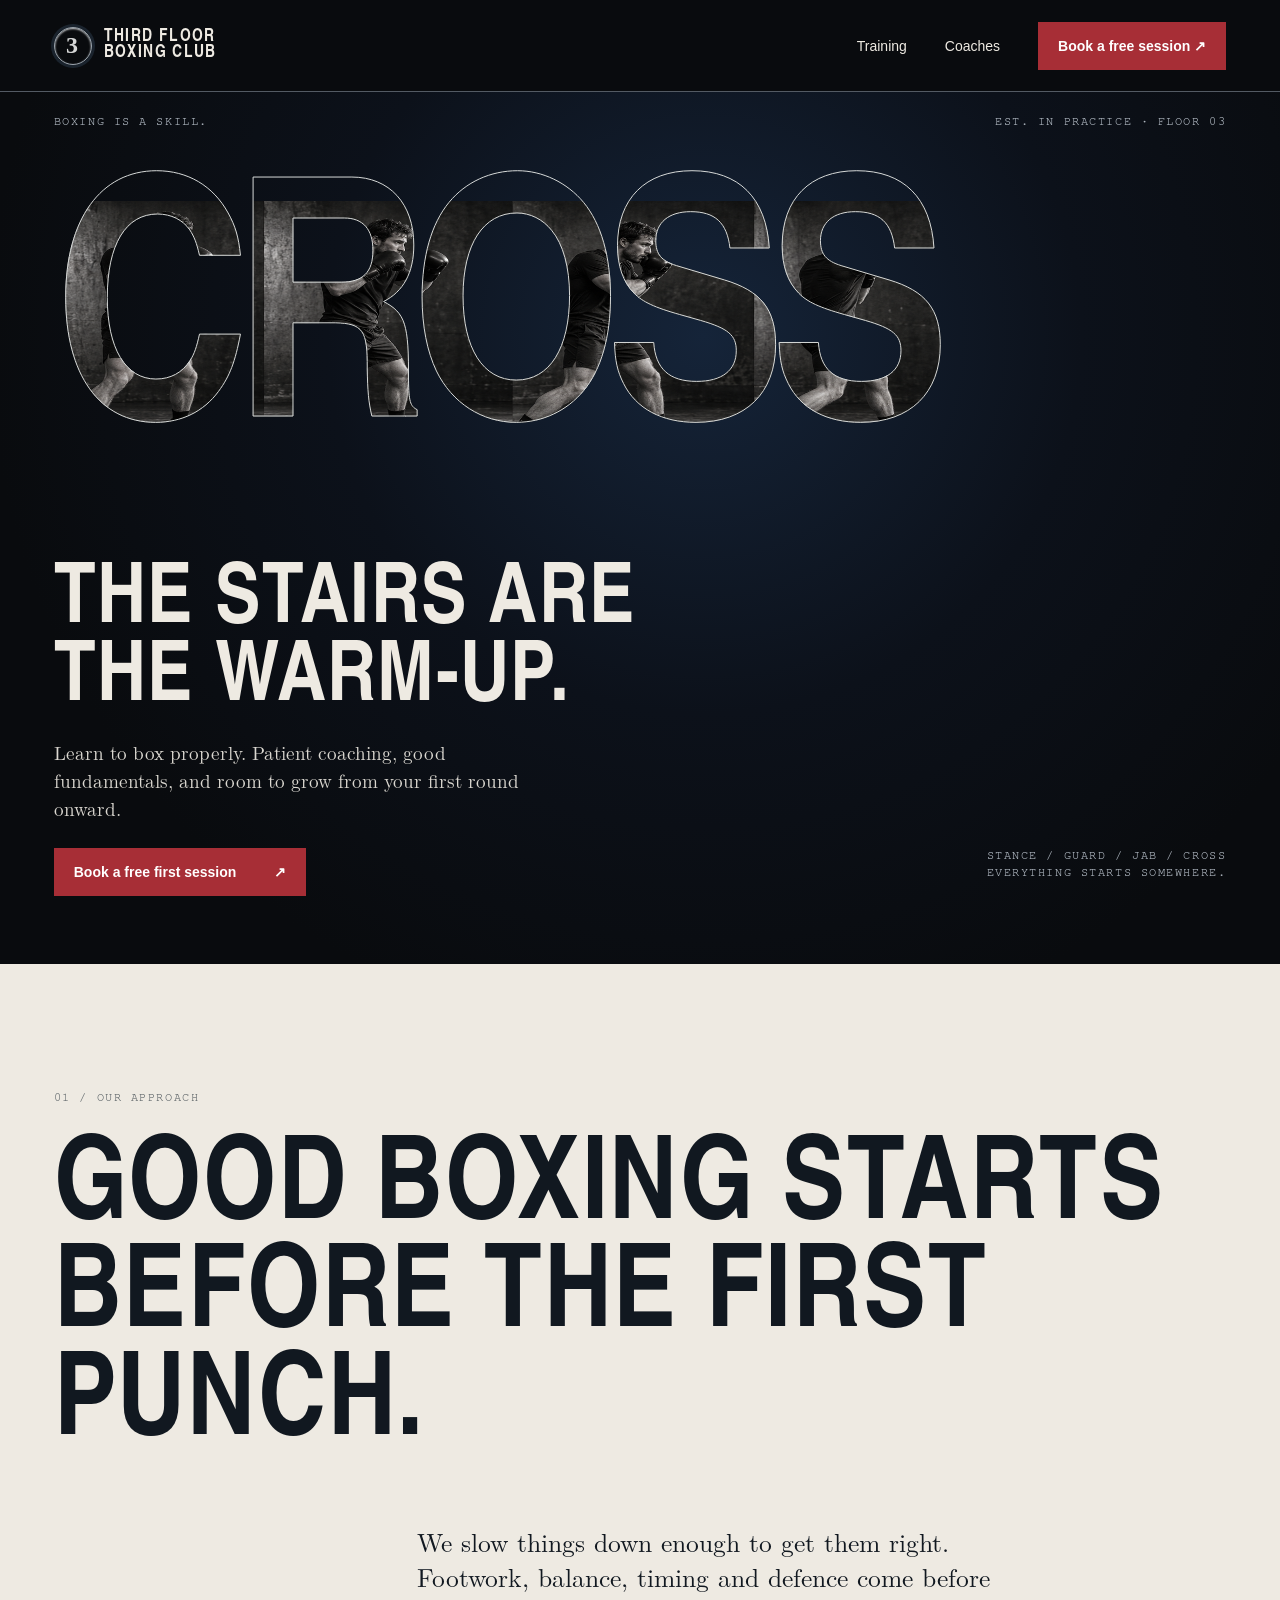
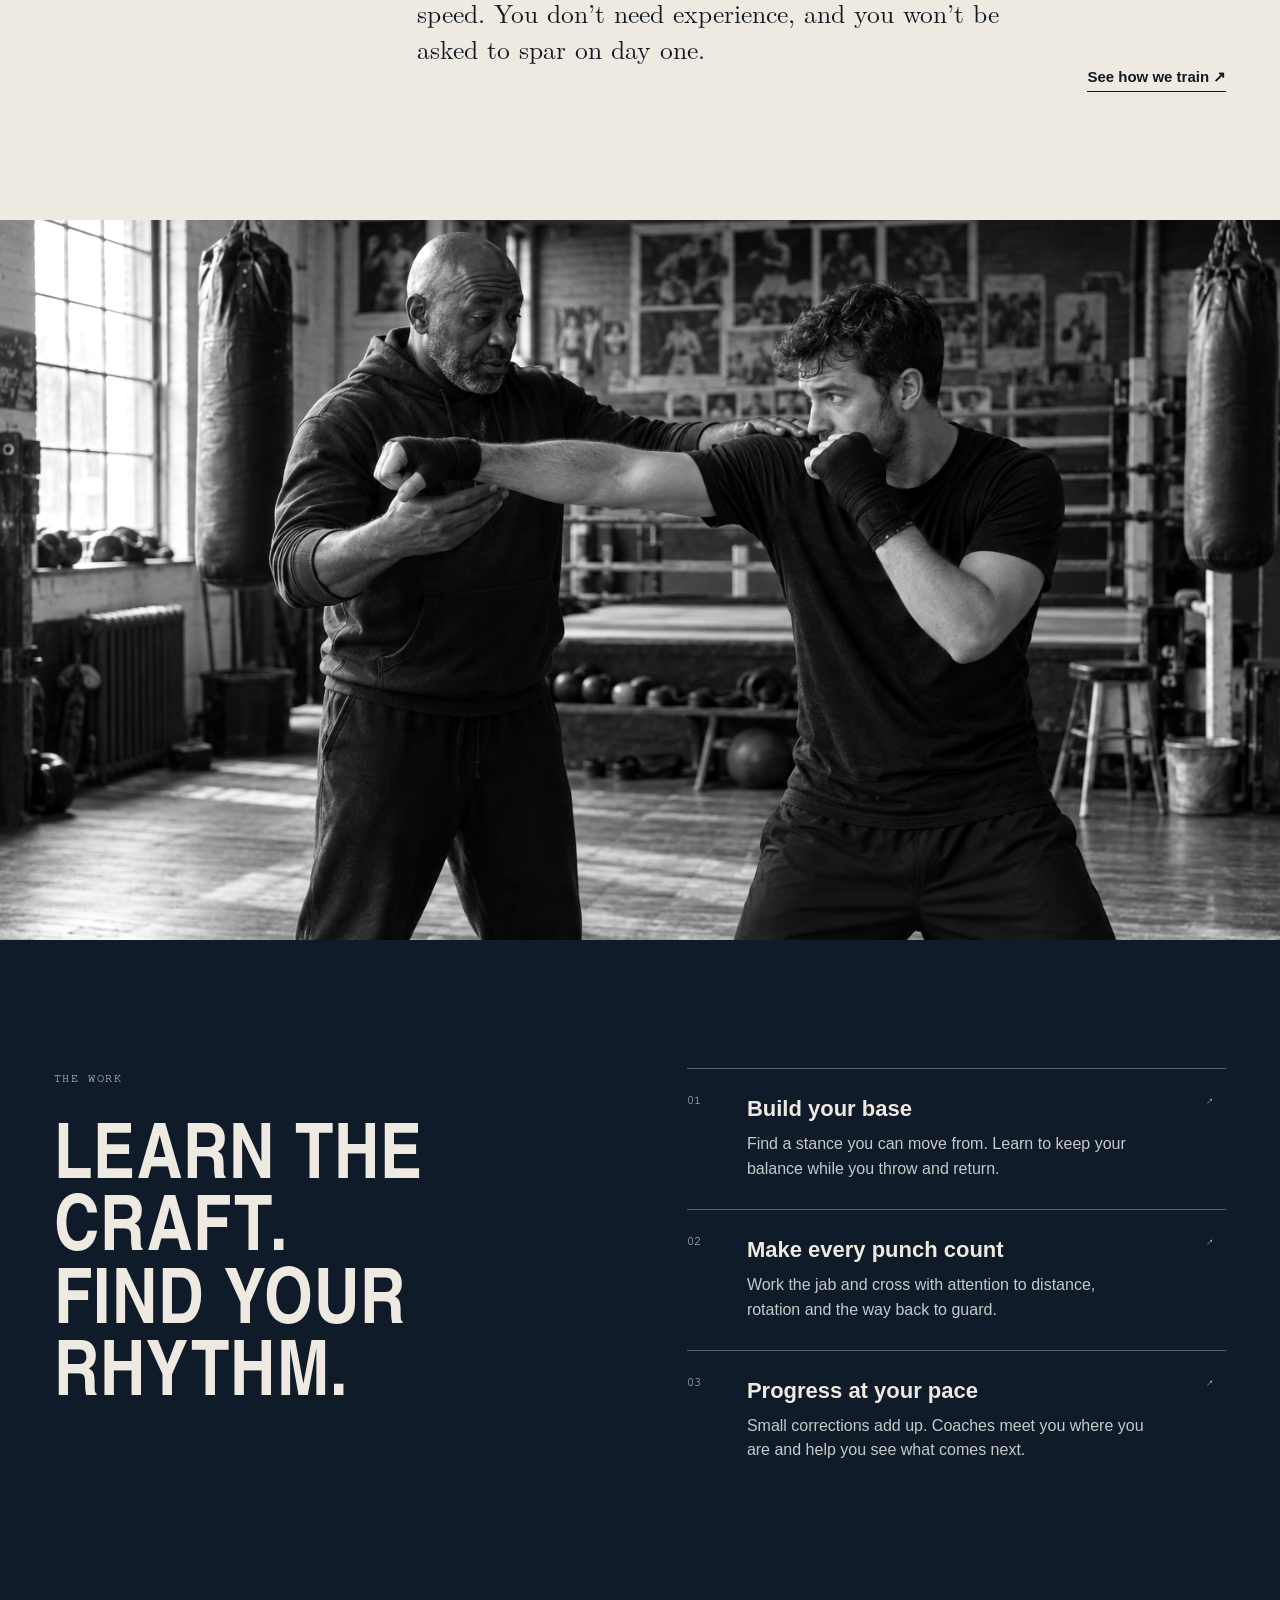
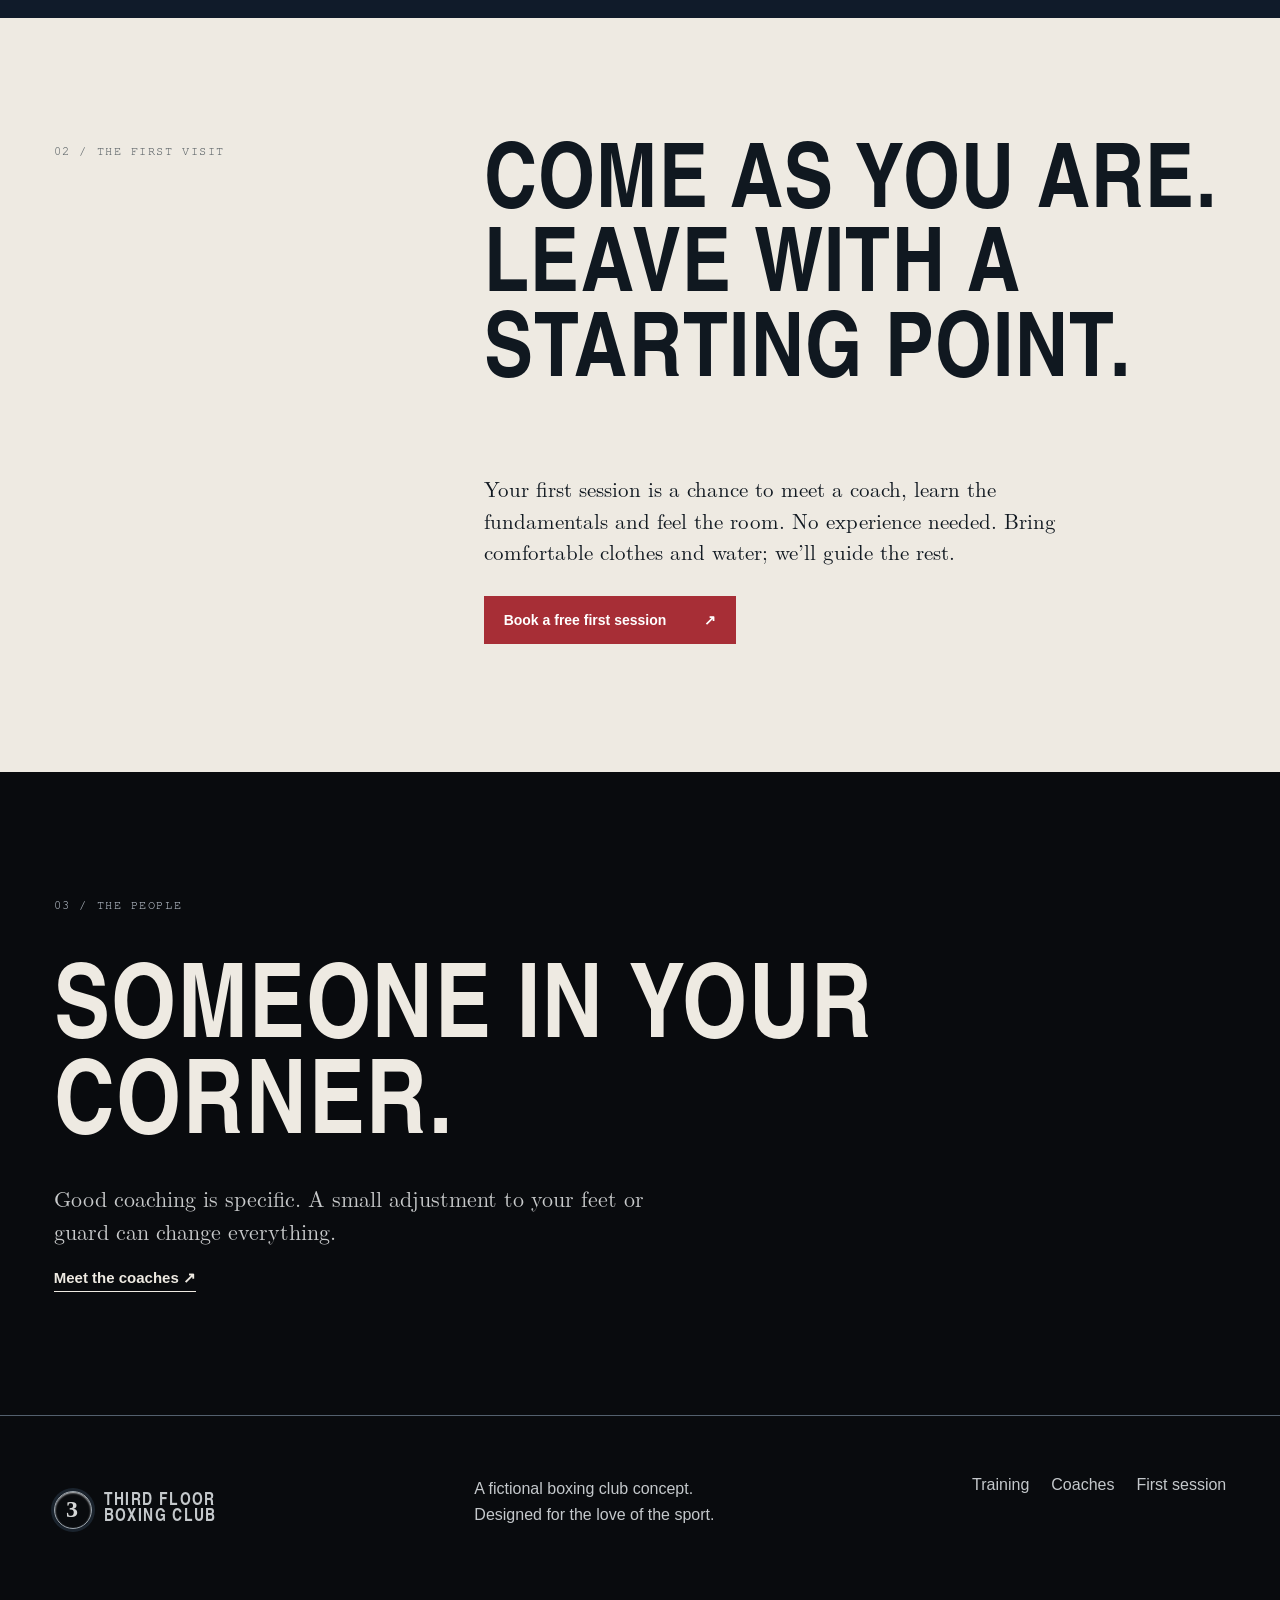
<file: third-floor-boxing-club/index.html>
<!doctype html><html lang="en"><head><meta charset="utf-8"><meta name="viewport" content="width=device-width,initial-scale=1"><base href="./"><title>Learn the craft | Third Floor Boxing Club</title><meta name="description" content="A technique-first boxing club concept. Learn the fundamentals and find your rhythm."><link rel="stylesheet" href="assets/style.css"></head><body><header class="site-header"><a class="brand" href="./"><span class="lift" aria-hidden="true">3</span><span>THIRD FLOOR<br>BOXING CLUB</span></a><nav aria-label="Main navigation"><a href="training/">Training</a><a href="coaches/">Coaches</a><a class="nav-book" href="book/">Book a free session ↗</a></nav></header><main><section class="hero"><div class="hero-meta"><span>BOXING IS A SKILL.</span><span>EST. IN PRACTICE · FLOOR 03</span></div><div class="hero-word" role="img" aria-label="CROSS, five consecutive frames of a cross punch"><span class="hero-title" aria-hidden="true">CROSS</span></div><div class="hero-bottom"><div><h1>The stairs are<br>the warm-up.</h1><p>Learn to box properly. Patient coaching, good fundamentals, and room to grow from your first round onward.</p><a class="button" href="book/">Book a free first session <span aria-hidden="true">↗</span></a></div><p class="hero-side">STANCE / GUARD / JAB / CROSS<br>EVERYTHING STARTS SOMEWHERE.</p></div></section><section class="intro-section"><p class="eyebrow">01 / OUR APPROACH</p><h2>Good boxing starts<br>before the first punch.</h2><div class="intro-grid"><p>We slow things down enough to get them right. Footwork, balance, timing and defence come before speed. You don’t need experience, and you won’t be asked to spar on day one.</p><a class="text-link" href="training/">See how we train ↗</a></div></section><section class="photo-band"><img src="assets/coaching.png" alt="A boxing coach guides a student's straight punch"></section><section class="principles"><div><span class="eyebrow">THE WORK</span><h2>Learn the craft.<br>Find your rhythm.</h2></div><div class="principle-list"><article><span>01</span><div><h3>Build your base</h3><p>Find a stance you can move from. Learn to keep your balance while you throw and return.</p></div><span aria-hidden="true">↗</span></article><article><span>02</span><div><h3>Make every punch count</h3><p>Work the jab and cross with attention to distance, rotation and the way back to guard.</p></div><span aria-hidden="true">↗</span></article><article><span>03</span><div><h3>Progress at your pace</h3><p>Small corrections add up. Coaches meet you where you are and help you see what comes next.</p></div><span aria-hidden="true">↗</span></article></div></section><section class="first-session"><p class="eyebrow">02 / THE FIRST VISIT</p><div><h2>Come as you are.<br>Leave with a starting point.</h2><p>Your first session is a chance to meet a coach, learn the fundamentals and feel the room. No experience needed. Bring comfortable clothes and water; we’ll guide the rest.</p><a class="button" href="book/">Book a free first session <span aria-hidden="true">↗</span></a></div></section><section class="coach-tease"><p class="eyebrow">03 / THE PEOPLE</p><h2>Someone in your corner.</h2><p>Good coaching is specific. A small adjustment to your feet or guard can change everything.</p><a class="text-link" href="coaches/">Meet the coaches ↗</a></section></main><footer><a class="brand" href="./"><span class="lift" aria-hidden="true">3</span><span>THIRD FLOOR<br>BOXING CLUB</span></a><p>A fictional boxing club concept.<br>Designed for the love of the sport.</p><div><a href="training/">Training</a><a href="coaches/">Coaches</a><a href="book/">First session</a></div></footer></body></html>
</file>
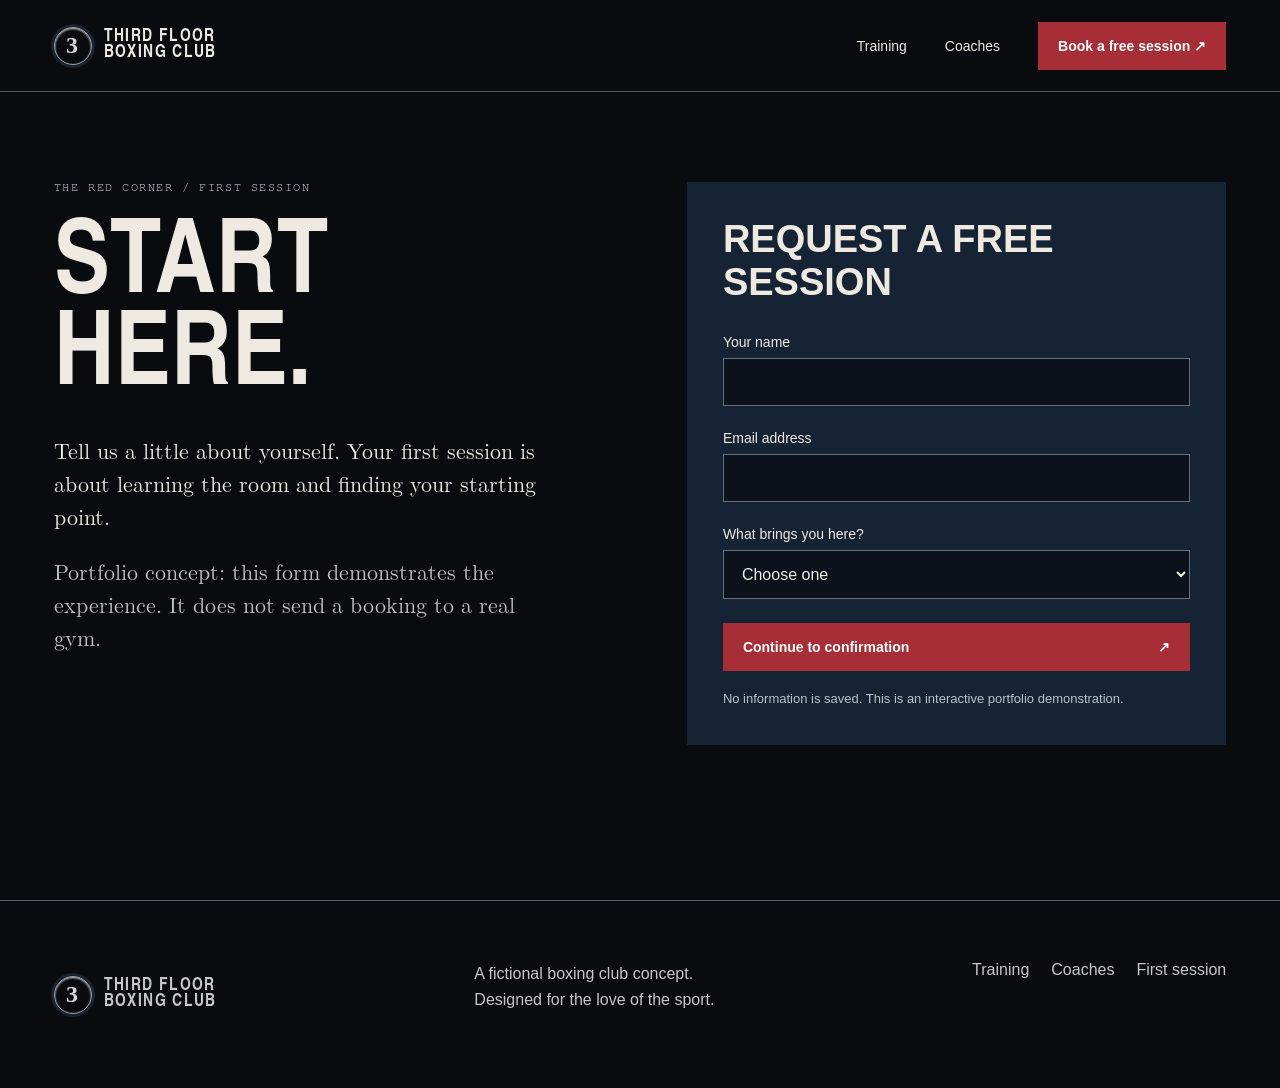
<file: third-floor-boxing-club/book/index.html>
<!doctype html><html lang="en"><head><meta charset="utf-8"><meta name="viewport" content="width=device-width,initial-scale=1"><base href="../"><title>Book a free session | Third Floor Boxing Club</title><meta name="description" content="A technique-first boxing club concept. Learn the fundamentals and find your rhythm."><link rel="stylesheet" href="assets/style.css"></head><body><header class="site-header"><a class="brand" href="./"><span class="lift" aria-hidden="true">3</span><span>THIRD FLOOR<br>BOXING CLUB</span></a><nav aria-label="Main navigation"><a href="training/">Training</a><a href="coaches/">Coaches</a><a class="nav-book" href="book/">Book a free session ↗</a></nav></header><main><div class="booking-wrap"><div><p class="eyebrow">THE RED CORNER / FIRST SESSION</p><h1>Start here.</h1><p>Tell us a little about yourself. Your first session is about learning the room and finding your starting point.</p><p class="form-note">Portfolio concept: this form demonstrates the experience. It does not send a booking to a real gym.</p></div><form class="booking-form" id="booking-form"><h2>Request a free session</h2><label for="name">Your name</label><input id="name" autocomplete="name" required minlength="2"><label for="email">Email address</label><input id="email" type="email" autocomplete="email" required><label for="goal">What brings you here?</label><select id="goal" required><option value="" disabled selected>Choose one</option><option value="learn">I’m new and want to learn</option><option value="return">I’m returning to boxing</option><option value="improve">I want to improve my technique</option></select><button class="button" type="submit">Continue to confirmation <span aria-hidden="true">↗</span></button><p class="form-note">No information is saved. This is an interactive portfolio demonstration.</p></form></div><script>document.getElementById('booking-form').addEventListener('submit',function(event){event.preventDefault();if(this.reportValidity())location.href=new URL('book/thanks/',document.baseURI).href;});</script></main><footer><a class="brand" href="./"><span class="lift" aria-hidden="true">3</span><span>THIRD FLOOR<br>BOXING CLUB</span></a><p>A fictional boxing club concept.<br>Designed for the love of the sport.</p><div><a href="training/">Training</a><a href="coaches/">Coaches</a><a href="book/">First session</a></div></footer></body></html>
</file>
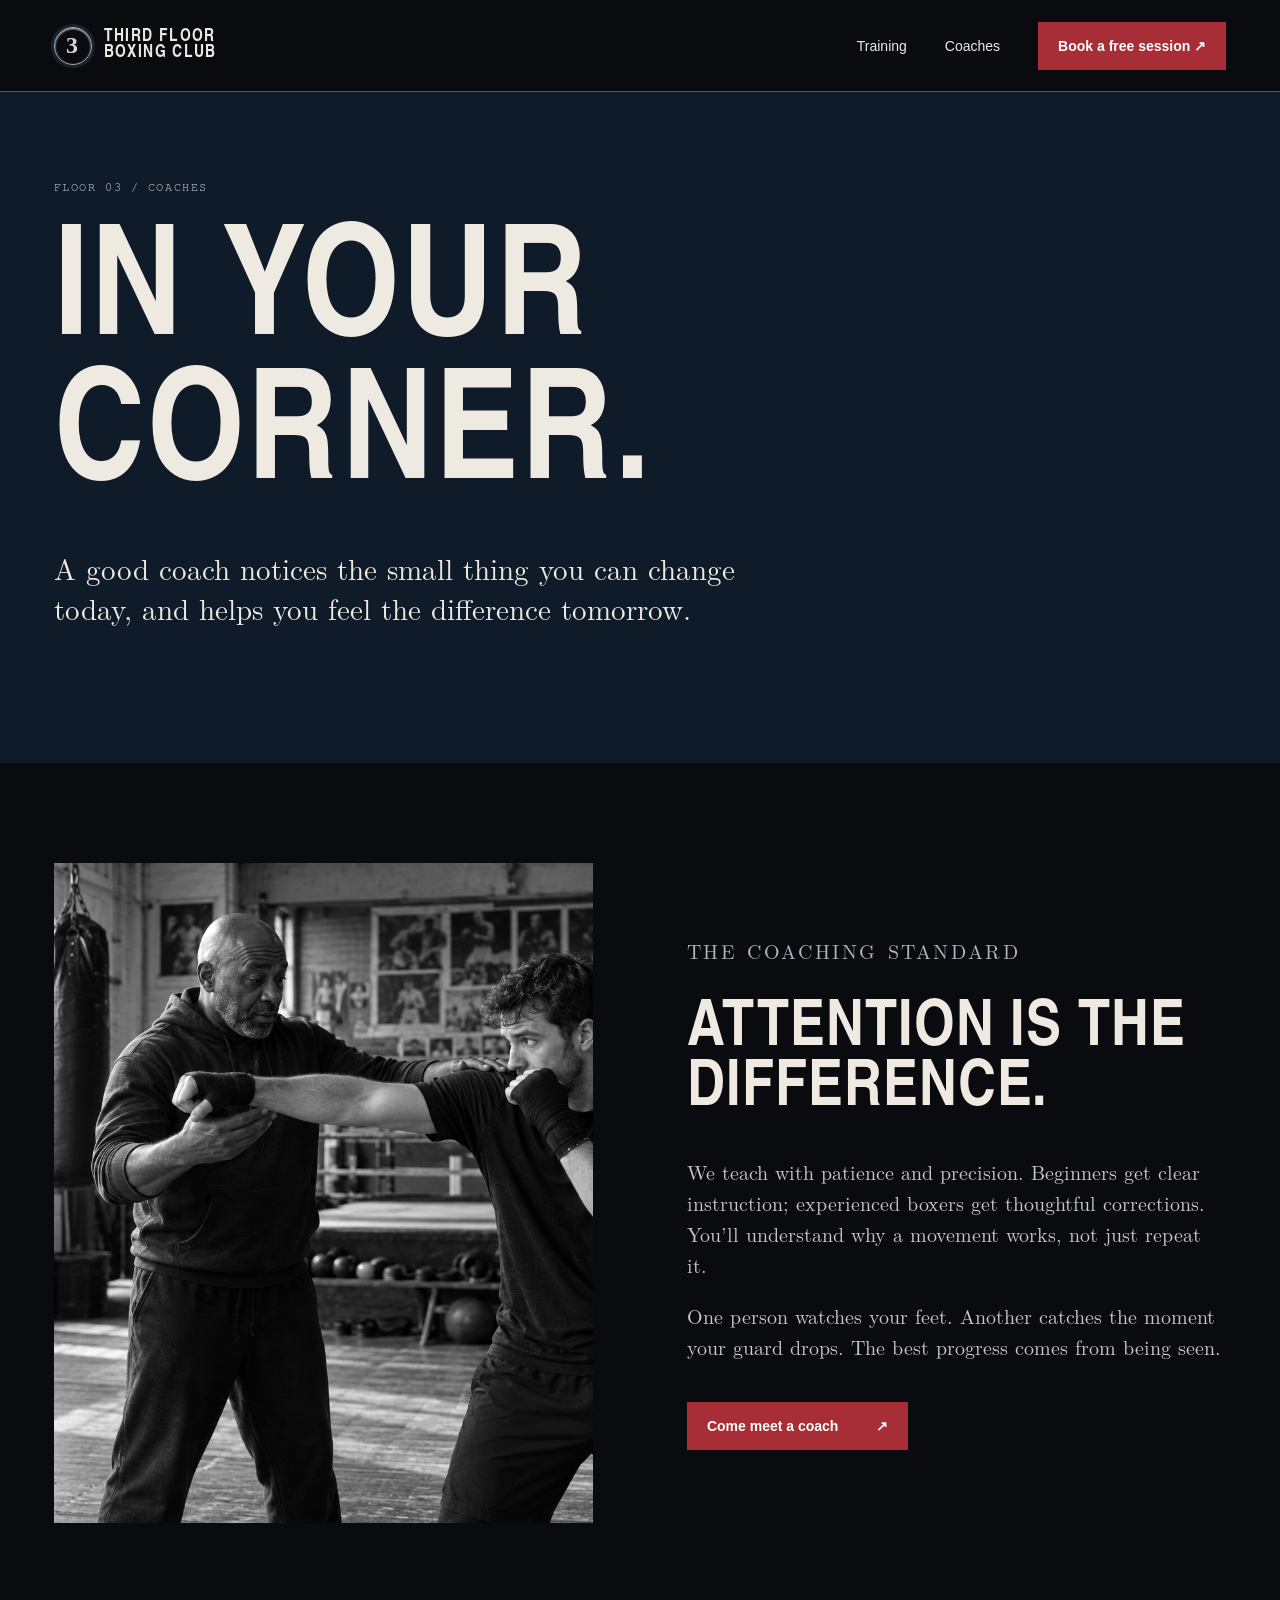
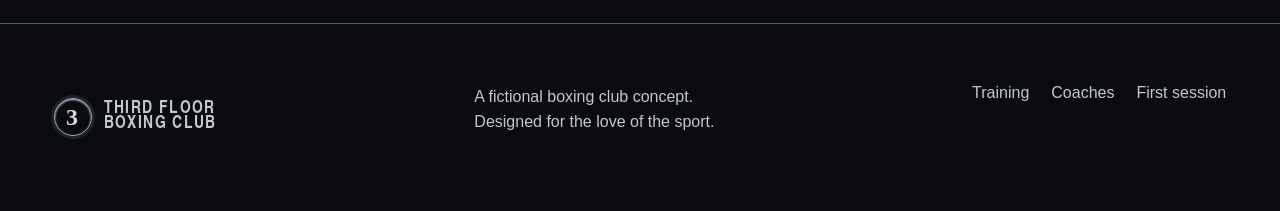
<file: third-floor-boxing-club/coaches/index.html>
<!doctype html><html lang="en"><head><meta charset="utf-8"><meta name="viewport" content="width=device-width,initial-scale=1"><base href="../"><title>Coaches | Third Floor Boxing Club</title><meta name="description" content="A technique-first boxing club concept. Learn the fundamentals and find your rhythm."><link rel="stylesheet" href="assets/style.css"></head><body><header class="site-header"><a class="brand" href="./"><span class="lift" aria-hidden="true">3</span><span>THIRD FLOOR<br>BOXING CLUB</span></a><nav aria-label="Main navigation"><a href="training/">Training</a><a href="coaches/">Coaches</a><a class="nav-book" href="book/">Book a free session ↗</a></nav></header><main><section class="inner-hero"><p class="eyebrow">FLOOR 03 / COACHES</p><h1>In your corner.</h1><p>A good coach notices the small thing you can change today, and helps you feel the difference tomorrow.</p></section><section class="content-section coach-layout"><div class="coach-image"><img src="assets/coaching.png" alt="A coach gives hands-on guidance during a boxing drill"></div><div><p class="eyebrow">THE COACHING STANDARD</p><h2>Attention is the difference.</h2><p>We teach with patience and precision. Beginners get clear instruction; experienced boxers get thoughtful corrections. You’ll understand why a movement works, not just repeat it.</p><p>One person watches your feet. Another catches the moment your guard drops. The best progress comes from being seen.</p><a class="button" href="book/">Come meet a coach <span aria-hidden="true">↗</span></a></div></section></main><footer><a class="brand" href="./"><span class="lift" aria-hidden="true">3</span><span>THIRD FLOOR<br>BOXING CLUB</span></a><p>A fictional boxing club concept.<br>Designed for the love of the sport.</p><div><a href="training/">Training</a><a href="coaches/">Coaches</a><a href="book/">First session</a></div></footer></body></html>
</file>
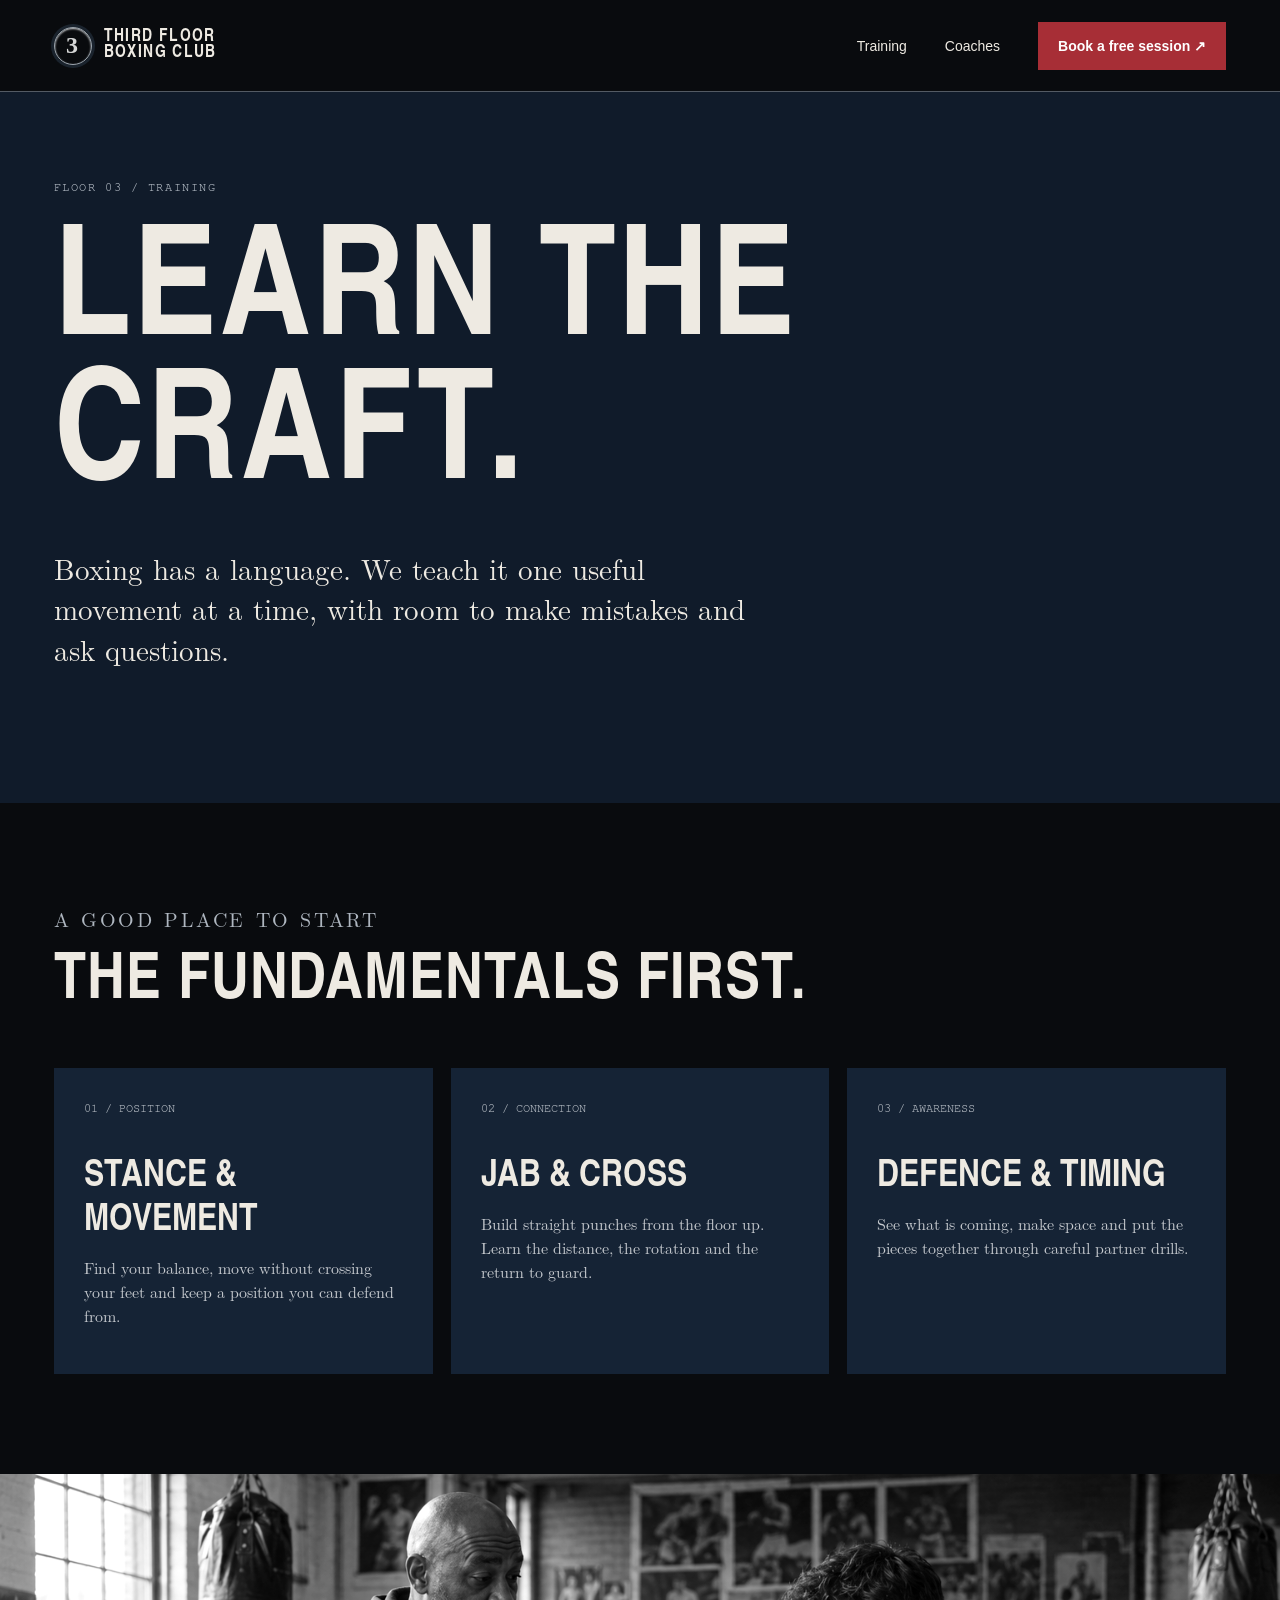
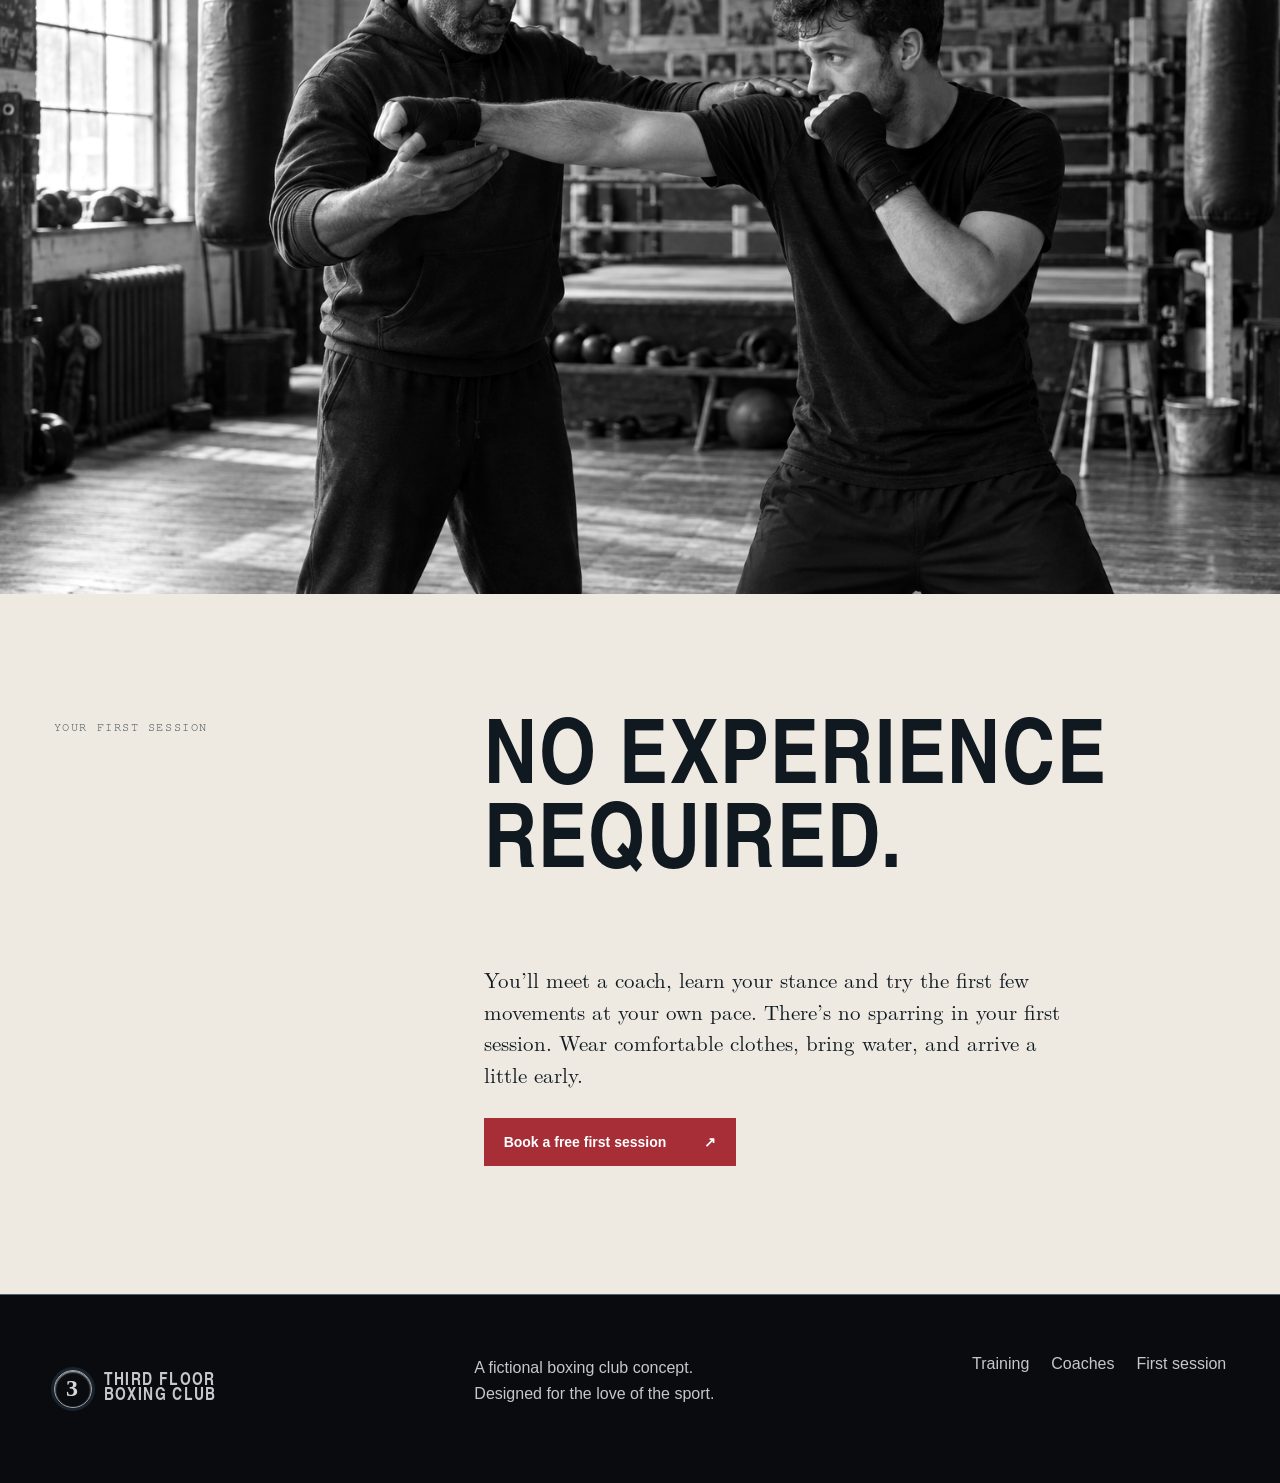
<file: third-floor-boxing-club/training/index.html>
<!doctype html><html lang="en"><head><meta charset="utf-8"><meta name="viewport" content="width=device-width,initial-scale=1"><base href="../"><title>Training | Third Floor Boxing Club</title><meta name="description" content="A technique-first boxing club concept. Learn the fundamentals and find your rhythm."><link rel="stylesheet" href="assets/style.css"></head><body><header class="site-header"><a class="brand" href="./"><span class="lift" aria-hidden="true">3</span><span>THIRD FLOOR<br>BOXING CLUB</span></a><nav aria-label="Main navigation"><a href="training/">Training</a><a href="coaches/">Coaches</a><a class="nav-book" href="book/">Book a free session ↗</a></nav></header><main><section class="inner-hero"><p class="eyebrow">FLOOR 03 / TRAINING</p><h1>Learn the craft.</h1><p>Boxing has a language. We teach it one useful movement at a time, with room to make mistakes and ask questions.</p></section><section class="content-section"><p class="eyebrow">A GOOD PLACE TO START</p><h2>The fundamentals first.</h2><div class="content-grid"><article><span>01 / POSITION</span><h3>Stance &amp; movement</h3><p>Find your balance, move without crossing your feet and keep a position you can defend from.</p></article><article><span>02 / CONNECTION</span><h3>Jab &amp; cross</h3><p>Build straight punches from the floor up. Learn the distance, the rotation and the return to guard.</p></article><article><span>03 / AWARENESS</span><h3>Defence &amp; timing</h3><p>See what is coming, make space and put the pieces together through careful partner drills.</p></article></div></section><section class="editorial-photo"><img src="assets/coaching.png" alt="A coach guides a boxer through a straight punch in the gym"></section><section class="first-session"><p class="eyebrow">YOUR FIRST SESSION</p><div><h2>No experience<br>required.</h2><p>You’ll meet a coach, learn your stance and try the first few movements at your own pace. There’s no sparring in your first session. Wear comfortable clothes, bring water, and arrive a little early.</p><a class="button" href="book/">Book a free first session <span aria-hidden="true">↗</span></a></div></section></main><footer><a class="brand" href="./"><span class="lift" aria-hidden="true">3</span><span>THIRD FLOOR<br>BOXING CLUB</span></a><p>A fictional boxing club concept.<br>Designed for the love of the sport.</p><div><a href="training/">Training</a><a href="coaches/">Coaches</a><a href="book/">First session</a></div></footer></body></html>
</file>
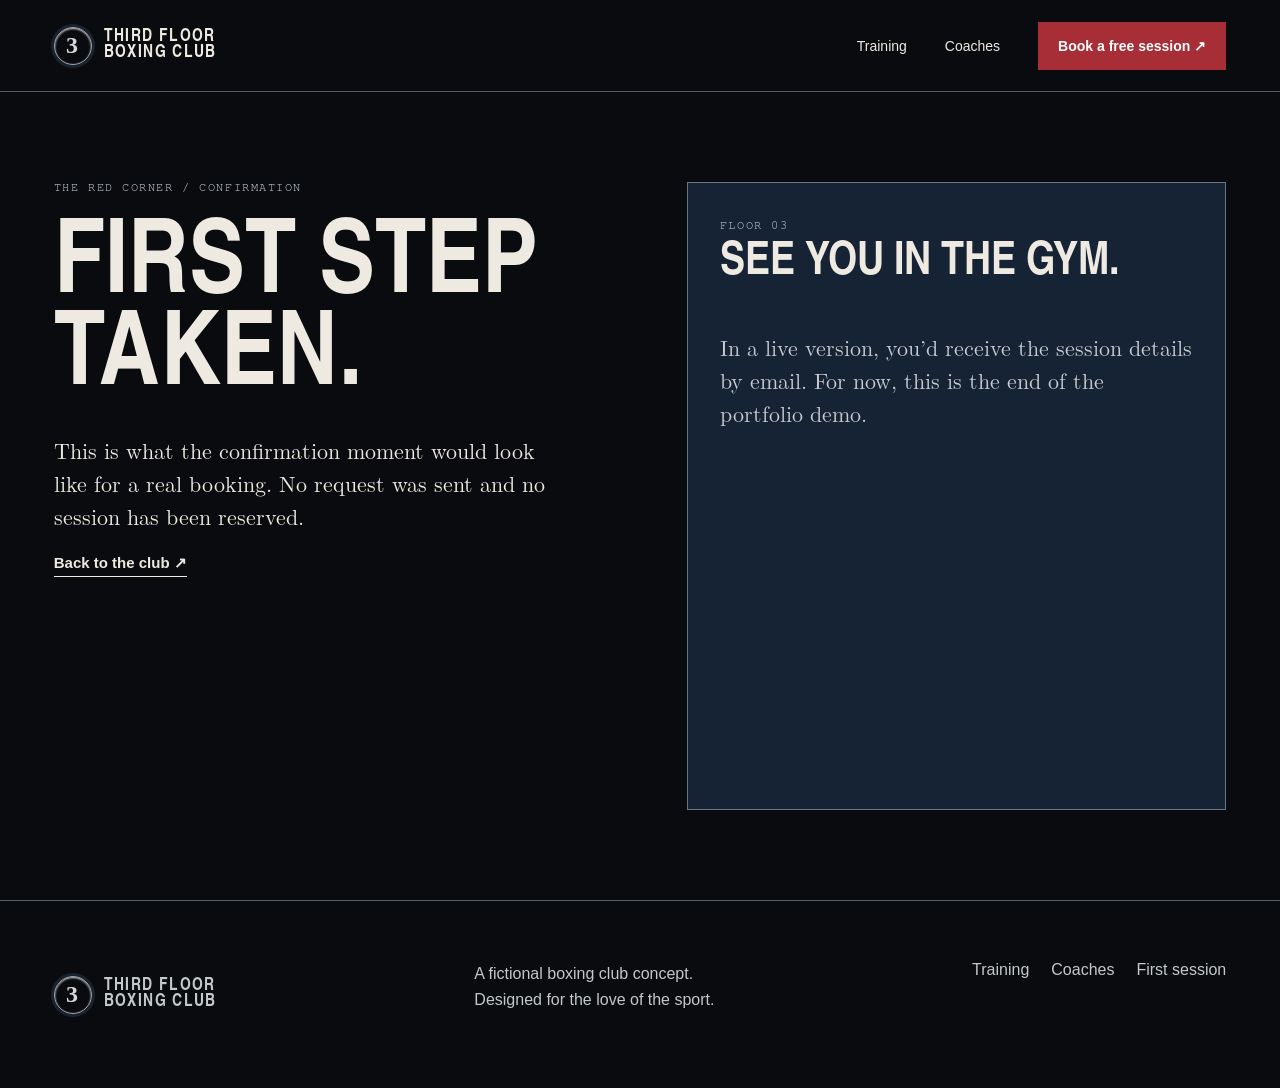
<file: third-floor-boxing-club/book/thanks/index.html>
<!doctype html><html lang="en"><head><meta charset="utf-8"><meta name="viewport" content="width=device-width,initial-scale=1"><base href="../../"><title>First step taken | Third Floor Boxing Club</title><meta name="description" content="A technique-first boxing club concept. Learn the fundamentals and find your rhythm."><link rel="stylesheet" href="assets/style.css"></head><body><header class="site-header"><a class="brand" href="./"><span class="lift" aria-hidden="true">3</span><span>THIRD FLOOR<br>BOXING CLUB</span></a><nav aria-label="Main navigation"><a href="training/">Training</a><a href="coaches/">Coaches</a><a class="nav-book" href="book/">Book a free session ↗</a></nav></header><main><div class="booking-wrap"><div><p class="eyebrow">THE RED CORNER / CONFIRMATION</p><h1>First step taken.</h1><p>This is what the confirmation moment would look like for a real booking. No request was sent and no session has been reserved.</p><a class="text-link" href="./">Back to the club ↗</a></div><div class="success"><span class="eyebrow">FLOOR 03</span><h2>See you in the gym.</h2><p>In a live version, you’d receive the session details by email. For now, this is the end of the portfolio demo.</p></div></div></main><footer><a class="brand" href="./"><span class="lift" aria-hidden="true">3</span><span>THIRD FLOOR<br>BOXING CLUB</span></a><p>A fictional boxing club concept.<br>Designed for the love of the sport.</p><div><a href="training/">Training</a><a href="coaches/">Coaches</a><a href="book/">First session</a></div></footer></body></html>
</file>
<file: third-floor-boxing-club/assets/style.css>
@font-face{font-family:ThirdDisplay;src:url('display.otf') format('opentype');font-display:swap}@font-face{font-family:ThirdBody;src:url('body.otf') format('opentype');font-display:swap}@font-face{font-family:ThirdMono;src:url('mono.otf') format('opentype');font-display:swap}:root{--font-display:ThirdDisplay;--font-body:ThirdBody;--font-label:ThirdMono}
:root{--background:#090b0e;--foreground:#eeeae2;--card:#101b2a;--card-foreground:#eeeae2;--popover:#101b2a;--popover-foreground:#eeeae2;--primary:#a72e36;--primary-foreground:#fff;--secondary:#152335;--secondary-foreground:#eeeae2;--muted:#152335;--muted-foreground:#b4b5b8;--accent:#152335;--accent-foreground:#eeeae2;--destructive:#a72e36;--border:#53606d;--input:#53606d;--ring:#c6c8cb;--radius:.1rem;--sidebar:#101b2a;--sidebar-foreground:#eeeae2;--sidebar-primary:#a72e36;--sidebar-primary-foreground:#fff;--sidebar-accent:#152335;--sidebar-accent-foreground:#eeeae2;--sidebar-border:#53606d;--sidebar-ring:#c6c8cb;--chart-1:#a72e36;--chart-2:#adb5c0;--chart-3:#152335;--chart-4:#eeeae2;--chart-5:#777e88}
*{box-sizing:border-box}html{scroll-behavior:smooth}body{margin:0;background:var(--background);color:var(--foreground);font-family:Arial,Helvetica,sans-serif}a{color:inherit;text-decoration:none}a:focus-visible,button:focus-visible,input:focus-visible,select:focus-visible{outline:2px solid #f0ece4;outline-offset:4px}h1,h2,h3,p{margin-top:0}.site-header{height:92px;display:flex;justify-content:space-between;align-items:center;padding:0 clamp(24px,4.2vw,72px);border-bottom:1px solid #535a63;background:#090b0e}.brand{display:inline-flex;align-items:center;gap:12px;font-family:Impact,'Arial Narrow',sans-serif;font-weight:900;letter-spacing:.08em;font-size:17px;line-height:.9}.lift{width:38px;height:38px;border-radius:50%;display:grid;place-items:center;border:1px solid #9ba5ae;box-shadow:inset 0 1px 2px #d1d3d5,0 0 0 3px #1a232d;color:#d6d7d7;font-family:Georgia,serif;font-size:24px}.site-header nav{display:flex;align-items:center;gap:38px;font-size:14px}.site-header nav a:not(.nav-book):hover,.text-link:hover{text-decoration:underline;text-underline-offset:5px}.nav-book,.button{display:inline-flex;align-items:center;justify-content:space-between;gap:38px;background:#a72e36;color:#fff;padding:16px 20px;font-weight:700;font-size:14px;transition:background .2s}.nav-book:hover,.button:hover{background:#c34049}.hero{min-height:720px;padding:24px clamp(24px,4.2vw,72px) 68px;background:radial-gradient(circle at 55% 28%,#152439 0,#0c111a 40%,#090b0e 76%);position:relative;overflow:hidden}.hero-meta,.eyebrow,.hero-side{font:12px/1.4 ui-monospace,SFMono-Regular,Consolas,monospace;letter-spacing:.13em;color:#afb7c0}.hero-meta{display:flex;justify-content:space-between}.hero-bottom{display:flex;align-items:end;justify-content:space-between;gap:24px}.hero h1,.intro-section h2,.principles h2,.first-session h2,.coach-tease h2,.inner-hero h1,.content-section h2{font-family:Impact,'Arial Narrow',sans-serif;font-weight:900;text-transform:uppercase;letter-spacing:.015em;line-height:.94}.hero h1{font-size:clamp(46px,6.5vw,104px);margin-bottom:18px}.hero-bottom p:not(.hero-side){max-width:475px;font:clamp(17px,1.5vw,21px)/1.45 Georgia,serif;color:#dbd8d1;margin-bottom:25px}.hero-side{text-align:right;white-space:nowrap}.intro-section,.principles,.first-session,.coach-tease{padding:clamp(72px,10vw,150px) clamp(24px,4.2vw,72px)}.intro-section{background:#eeeae2;color:#111820}.intro-section .eyebrow,.first-session .eyebrow{color:#62696c}.intro-section h2{font-size:clamp(54px,9vw,145px);max-width:1200px;margin:30px 0 60px}.intro-grid{display:flex;justify-content:space-between;gap:40px;align-items:end;margin-left:31%}.intro-grid p{font:clamp(19px,2vw,27px)/1.4 Georgia,serif;max-width:660px}.text-link{font-weight:bold;font-size:15px;white-space:nowrap;border-bottom:1px solid currentColor;padding-bottom:5px}.principles{background:#101b2a;display:grid;grid-template-columns:1fr 1fr;gap:8%}.principles h2{font-size:clamp(55px,6vw,92px);margin-top:36px}.principle-list article{display:grid;grid-template-columns:45px 1fr 20px;gap:15px;border-top:1px solid #53606d;padding:27px 0}.principle-list article>span{font:12px ui-monospace,monospace;color:#b7bec5}.principle-list h3{font-size:22px;margin-bottom:10px}.principle-list p{color:#c6c9ca;line-height:1.55;max-width:400px;margin:0}.first-session{background:#eeeae2;color:#101820;display:grid;grid-template-columns:1fr 2fr;gap:5%}.first-session h2{font-size:clamp(55px,7vw,110px)}.first-session p:not(.eyebrow){font:21px/1.5 Georgia,serif;max-width:590px;margin:28px 0}.coach-tease{min-height:480px}.coach-tease h2{font-size:clamp(60px,8vw,120px);margin:50px 0 22px}.coach-tease>p:not(.eyebrow){font:22px/1.5 Georgia,serif;max-width:600px;color:#c8cacb}footer{padding:60px clamp(24px,4.2vw,72px);border-top:1px solid #53606d;display:flex;justify-content:space-between;gap:30px;color:#c4c8cb}footer p{line-height:1.6}footer>div{display:flex;gap:22px}.inner-hero{padding:90px clamp(24px,4.2vw,72px) 105px;background:#101b2a}.inner-hero h1{font-size:clamp(70px,12vw,180px);max-width:1100px;margin:30px 0}.inner-hero>p:not(.eyebrow){font:clamp(18px,2.3vw,29px)/1.4 Georgia,serif;max-width:700px}.content-section{padding:100px clamp(24px,4.2vw,72px);max-width:1400px;margin:auto}.content-section h2{font-size:clamp(40px,5vw,76px)}.content-section p{font:20px/1.55 Georgia,serif;max-width:690px}.content-grid{display:grid;grid-template-columns:repeat(3,1fr);gap:18px;margin-top:45px}.content-grid article{background:#152335;padding:30px;min-height:250px}.content-grid article span{font:12px ui-monospace,monospace;color:#aeb5bd}.content-grid h3{font:900 37px Impact,'Arial Narrow',sans-serif;text-transform:uppercase;margin:38px 0 12px}.content-grid p{font:16px/1.5 Arial,sans-serif;color:#c7cbd0}.booking-wrap{display:grid;grid-template-columns:1fr 1fr;gap:8%;padding:90px clamp(24px,4.2vw,72px);min-height:calc(100vh - 92px)}.booking-wrap h1{font:900 clamp(70px,8vw,140px)/.9 Impact,'Arial Narrow',sans-serif;text-transform:uppercase;margin:25px 0}.booking-wrap>div>p:not(.eyebrow){font:22px/1.5 Georgia,serif;max-width:500px}.booking-form{background:#152335;padding:36px;align-self:start}.booking-form label{display:block;font-size:14px;margin:0 0 8px}.booking-form input,.booking-form select{display:block;width:100%;background:#0b121c;color:#f2eee6;border:1px solid #65707b;padding:14px;margin-bottom:24px;font-size:16px;border-radius:0}.booking-form button{border:0;cursor:pointer;width:100%}.form-note{font-size:13px;line-height:1.5;color:#bac1c6}.success{border:1px solid #697580;padding:32px;background:#152335}.success h2{font:900 46px Impact,sans-serif;text-transform:uppercase}
@media(max-width:800px){.site-header{height:76px}.site-header nav{gap:15px}.site-header nav a:not(.nav-book){display:none}.nav-book{padding:12px;gap:8px;font-size:12px}.hero{min-height:680px}.hero-meta span:last-child,.hero-side{display:none}.hero-bottom{display:block}.intro-grid{margin:0;display:block}.principles,.first-session,.booking-wrap{grid-template-columns:1fr}.content-grid{grid-template-columns:1fr}.first-session h2{margin-top:20px}footer{flex-direction:column}footer>div{flex-wrap:wrap}}
@media(max-width:480px){.brand{font-size:12px}.lift{width:32px;height:32px;font-size:19px}.hero h1{font-size:54px}.intro-section h2,.principles h2,.first-session h2{font-size:52px}.content-section{padding:75px 24px}.booking-form{padding:22px}}
@media(prefers-reduced-motion:reduce){*,*::before,*::after{scroll-behavior:auto!important;transition:none!important}}
.brand,.hero-word,.hero h1,.intro-section h2,.principles h2,.first-session h2,.coach-tease h2,.inner-hero h1,.content-section h2,.content-grid h3,.booking-wrap h1,.booking-form h2,.success h2{font-family:var(--font-display),Impact,'Arial Narrow',sans-serif}.hero-bottom p:not(.hero-side),.intro-grid p,.first-session p:not(.eyebrow),.coach-tease>p:not(.eyebrow),.inner-hero>p:not(.eyebrow),.content-section p,.booking-wrap>div>p:not(.eyebrow),.success p{font-family:var(--font-body),Georgia,serif}.hero-meta,.eyebrow,.hero-side,.principle-list article>span,.content-grid article span{font-family:var(--font-label),ui-monospace,monospace}
.photo-band,.editorial-photo{position:relative;height:min(62vw,720px);min-height:340px;overflow:hidden}.photo-band img,.editorial-photo img,.coach-image img{object-fit:cover;filter:grayscale(1) contrast(1.08)}.photo-band img{object-position:center 40%}.editorial-photo img{object-position:center 35%}.coach-layout{display:grid;grid-template-columns:1fr 1fr;gap:8%;align-items:center}.coach-image{position:relative;min-height:660px;overflow:hidden}.coach-image img{object-position:38% center}.coach-layout h2{margin:35px 0}.coach-layout p:not(.eyebrow){color:#c8c9cb}.coach-layout .button{margin-top:20px}.booking-form h2{font:900 38px Impact,'Arial Narrow',sans-serif;text-transform:uppercase;margin-bottom:30px}.booking-form .form-note{font:13px/1.5 Arial,sans-serif;color:#bac1c6;margin:18px 0 0}.error{color:#ffd0d0;font:15px/1.5 Arial,sans-serif!important}.success p{font:20px/1.5 Georgia,serif;color:#c8cbd0}@media(max-width:800px){.coach-layout{grid-template-columns:1fr}.coach-image{min-height:420px}}

/* Full five-panel photograph behind the word. */
.hero-word{
  width:100%;
  max-width:1500px;
  aspect-ratio:2048 / 939;
  margin:68px auto 78px;
  display:grid;
  place-items:center;
  background:#111820 url('cross-sequence.png') center / cover no-repeat;
  border:1px solid #66717a;
  overflow:hidden;
  font-size:clamp(105px,23vw,400px);
}
.hero-title{
  width:100%;
  background:none;
  background-clip:border-box;
  -webkit-background-clip:border-box;
  color:rgba(9,11,14,.36);
  -webkit-text-stroke:2px #e6e8e6;
  letter-spacing:-.055em;
  line-height:1;
}
@media(max-width:800px){.hero-word{font-size:24vw;margin:80px auto 85px}}
@media(max-width:480px){.hero-word{font-size:24vw;margin:75px auto 80px}.hero-title{-webkit-text-stroke:1px #e6e8e6}}
.photo-band img,.editorial-photo img,.coach-image img{position:absolute;inset:0;width:100%;height:100%;}
/* Photograph appears only through the CROSS letterforms. */
.hero-word{max-width:none;aspect-ratio:auto;display:block;background:none;border:0;overflow:visible;font-size:clamp(120px,26vw,480px);margin:68px auto 78px}
.hero-title{display:block;background:url('cross-sequence.png') center / 100% 100% no-repeat;background-clip:text;-webkit-background-clip:text;color:transparent;-webkit-text-stroke:1px #d6d9d8;line-height:.86}
@media(max-width:800px){.hero-word{font-size:26vw;margin:100px auto 90px}}
@media(max-width:480px){.hero-word{font-size:26vw;margin:110px auto 85px}}
</file>
